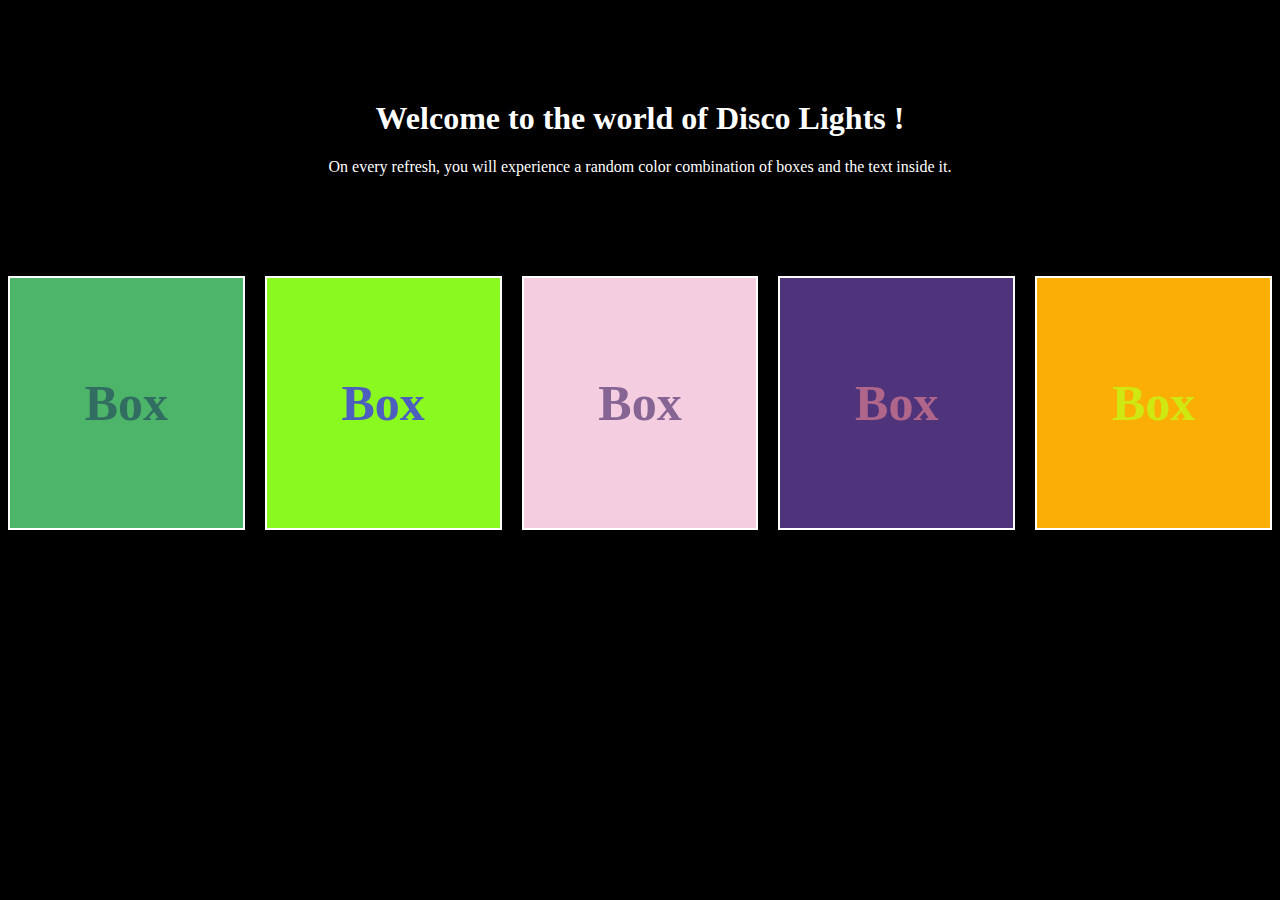
<file: Colour the Boxes/index.html>
<!DOCTYPE html>
<html lang="en">
<head>
    <meta charset="UTF-8">
    <meta name="viewport" content="width=device-width, initial-scale=1.0">
    <title>The Random Color Generator</title>
    <style>

        body{
            background-color: black;
        }

        .heading{
            color: white;
            text-align: center;
            margin: 100px;
            
        }
        .container{
            display: flex;
            justify-content: center;
            align-items: center;
            gap: 20px;
            height:50%;
        }

        .box{
            display: flex;
            justify-content: center;
            align-items: center;
            height: 250px;
            width: 250px;
            border: 2px solid black;
            font-size: 50px;
            font-weight: 700;
        border: 2px solid white;
         }
    </style>
</head>

<body>
    <div class="heading">
    <h1>Welcome to the world of Disco Lights !</h1>
    <p>On every refresh, you will experience a random color combination of boxes and the text inside it.</p>
    </div>
    <div class="container">
        <div class="box box0">Box</div>
        <div class="box box1">Box</div>
        <div class="box box2">Box</div>
        <div class="box box3">Box</div>
        <div class="box box4">Box</div>
    </div>
    <script src="solution.js"></script>
</body>
</html>
</file>
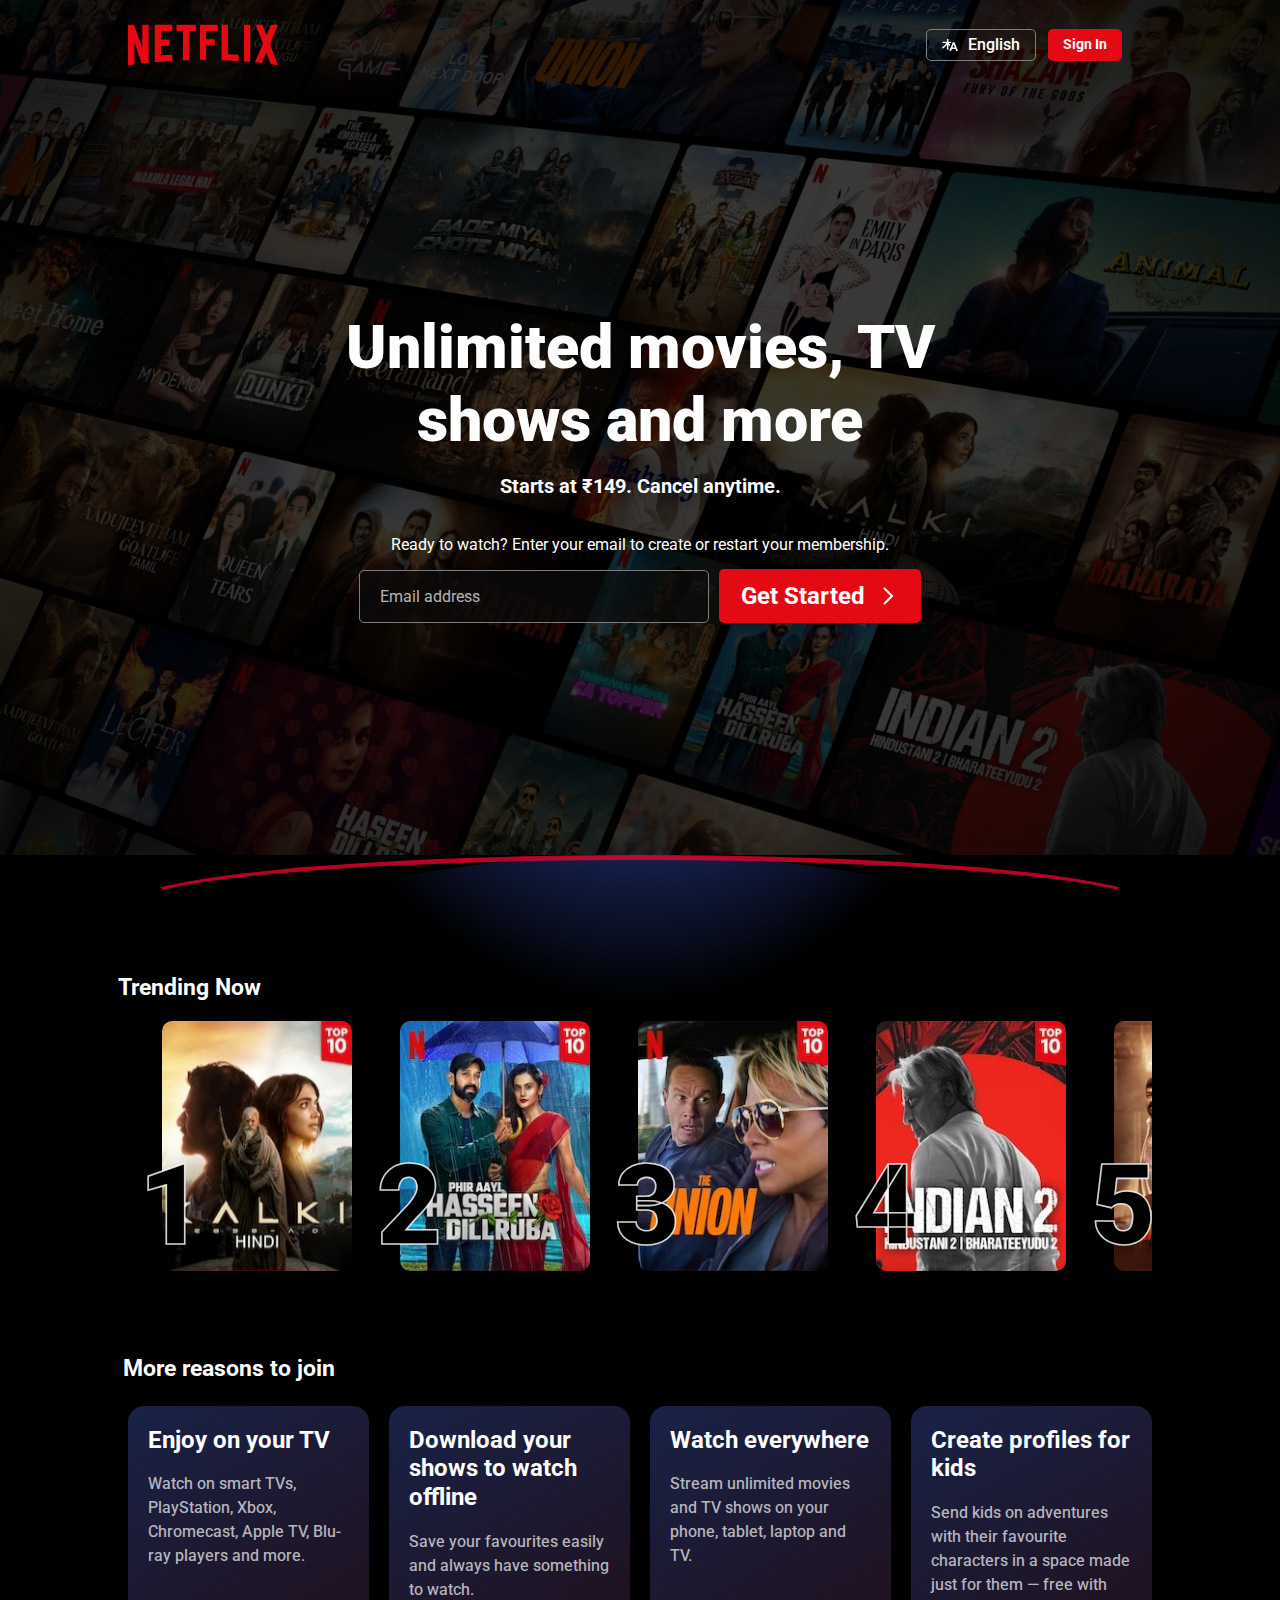
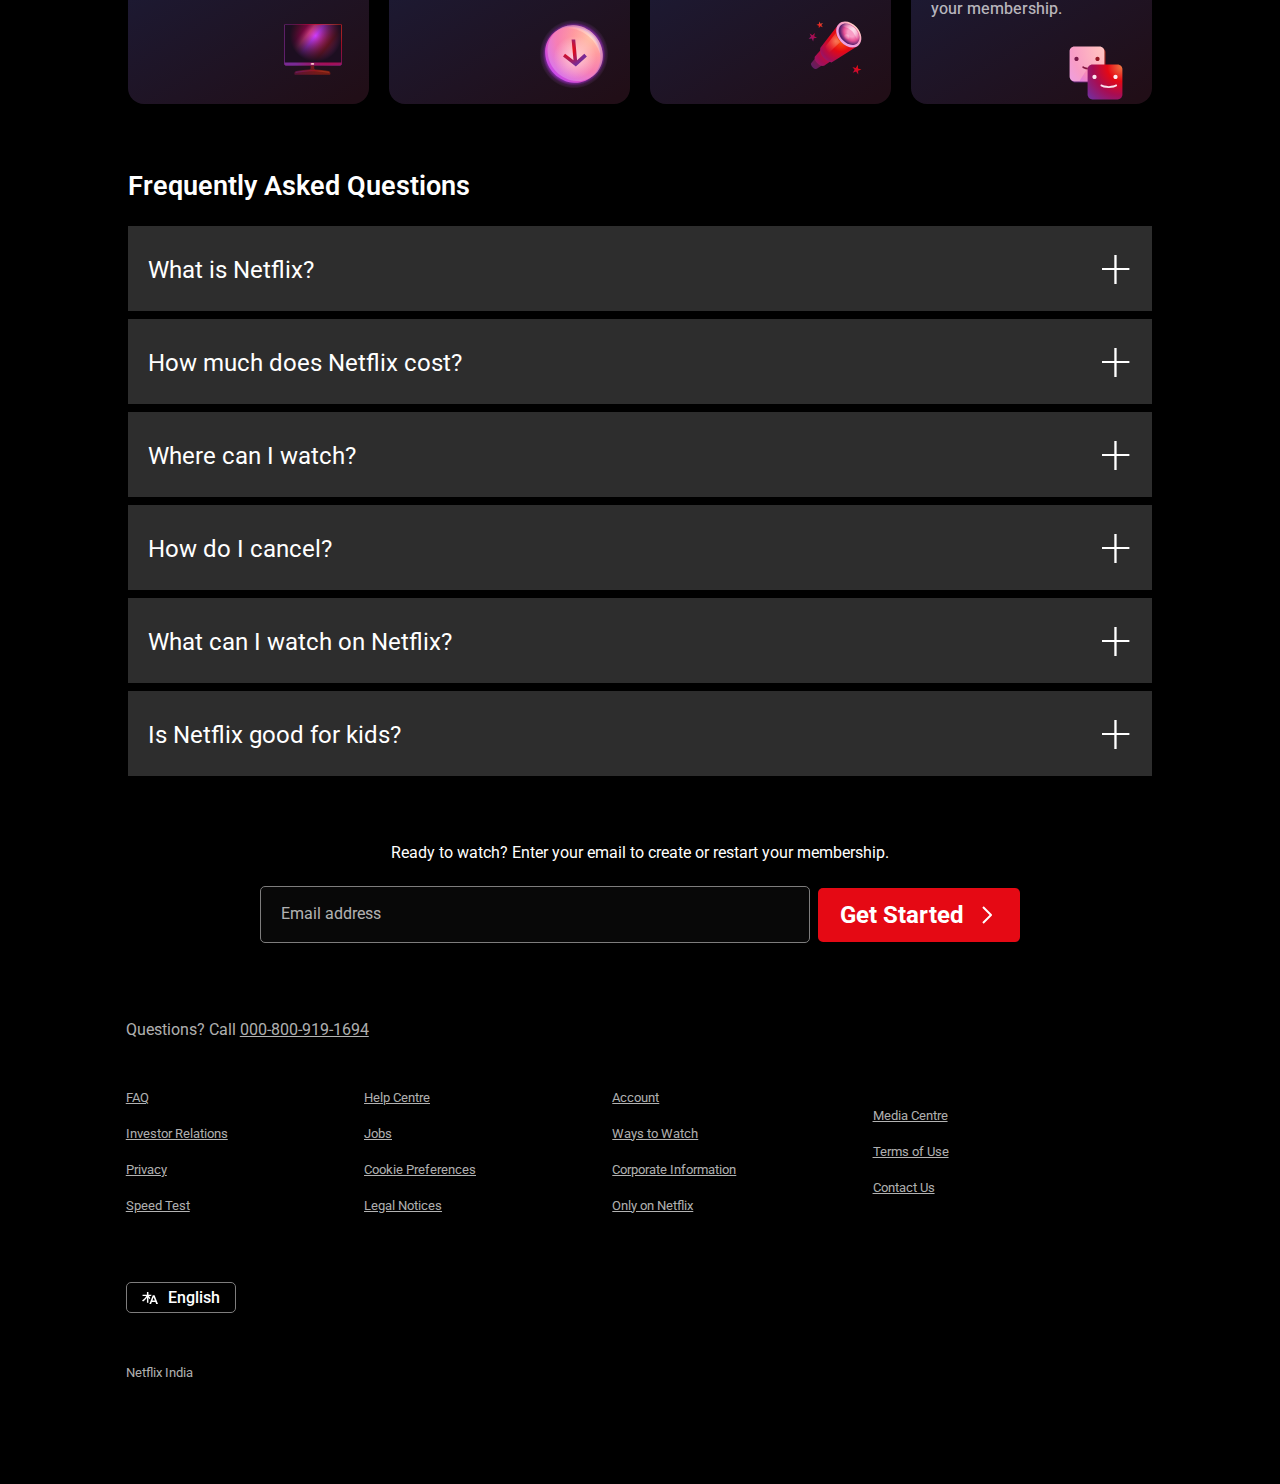
<file: NetFlix Clone Website/index.html>
<!DOCTYPE html>
<html lang="en">
<head>
    <meta charset="UTF-8">
    <meta name="viewport" content="width=device-width, initial-scale=1.0">
    <link rel="icon" type="image/x-icon" href="./assets/images/favicon.ico">
    <title>RajulNetflix India - Watch TV Shows Online, Watch Movies Online</title>
    <link href="https://cdn.jsdelivr.net/npm/bootstrap@5.3.3/dist/css/bootstrap.min.css" rel="stylesheet" integrity="sha384-QWTKZyjpPEjISv5WaRU9OFeRpok6YctnYmDr5pNlyT2bRjXh0JMhjY6hW+ALEwIH" crossorigin="anonymous">
    <link rel="stylesheet" href="style.css">
    <link rel="preconnect" href="https://fonts.googleapis.com">
<link rel="preconnect" href="https://fonts.gstatic.com" crossorigin>
<link href="https://fonts.googleapis.com/css2?family=Roboto:ital,wght@0,100;0,300;0,400;0,500;0,700;0,900;1,100;1,300;1,400;1,500;1,700;1,900&display=swap" rel="stylesheet">
</head>
<body>
    <header>
        <nav>
            <img id="logo" width="150"height="90" src="assets/images/logo.svg" alt="Logo">
            <div class="navb">
                <button class="b1"><svg xmlns="http://www.w3.org/2000/svg" fill="none" width="16" height="16" viewBox="0 0 16 16" role="img" data-icon="LanguagesSmall" aria-hidden="true"><path fill-rule="evenodd" clip-rule="evenodd" d="M10.7668 5.33333L10.5038 5.99715L9.33974 8.9355L8.76866 10.377L7.33333 14H9.10751L9.83505 12.0326H13.4217L14.162 14H16L12.5665 5.33333H10.8278H10.7668ZM10.6186 9.93479L10.3839 10.5632H11.1036H12.8856L11.6348 7.2136L10.6186 9.93479ZM9.52722 4.84224C9.55393 4.77481 9.58574 4.71045 9.62211 4.64954H6.41909V2H4.926V4.64954H0.540802V5.99715H4.31466C3.35062 7.79015 1.75173 9.51463 0 10.4283C0.329184 10.7138 0.811203 11.2391 1.04633 11.5931C2.55118 10.6795 3.90318 9.22912 4.926 7.57316V12.6667H6.41909V7.51606C6.81951 8.15256 7.26748 8.76169 7.7521 9.32292L8.31996 7.88955C7.80191 7.29052 7.34631 6.64699 6.9834 5.99715H9.06968L9.52722 4.84224Z" fill="currentColor"></path></svg>English</button>
                <button class="b2">Sign In</button>
            </div>
        </nav>
        <div class="box">
            <div class="hero">
                <h1>Unlimited movies, TV shows and more</h1>
                <p class="hero-text1">Starts at ₹149. Cancel anytime.</p>
                <p class="hero-text2">Ready to watch? Enter your email to create or restart your membership.</p>
                <div class="mainb">
                    <input type="text" placeholder="Email address">
                    <button>Get Started <svg xmlns="http://www.w3.org/2000/svg" fill="none" role="img" viewBox="0 0 24 24" width="24" height="24" data-icon="ChevronRightStandard" aria-hidden="true"><path fill-rule="evenodd" clip-rule="evenodd" d="M15.5859 12L8.29303 19.2928L9.70725 20.7071L17.7072 12.7071C17.8948 12.5195 18.0001 12.2652 18.0001 12C18.0001 11.7347 17.8948 11.4804 17.7072 11.2928L9.70724 3.29285L8.29303 4.70706L15.5859 12Z" fill="currentColor"></path></svg></button>
                </div>
            </div>
        </div>
    </header>
    <main>
        <div class="curve-container">
            <div class="red-line">
            </div> 
            <div class="heading">
                <p>Trending Now</p>
            </div>
        </div>
        <div class="carousel">
            <div class="movie-list">
                <div><span>1</span><img src="./assets/images/1kalki.jpg" alt="kalki"></div>
                <div><span>2</span><img src="./assets/images/2haseenDilruba.jpg" alt="haseenDilruba2"></div>
                <div><span>3</span><img src="./assets/images/3theUnion.jpg" alt="theUnion"></div>
                <div><span>4</span><img src="./assets/images/4Indian2.jpg" alt="Indian"></div>
                <div><span>5</span><img src="./assets/images/5maharaja.jpg" alt="Maharaja"></div>
                <div><span>6</span><img src="./assets/images/6Shazam.jpg" alt="shazam"></div>
                <div><span>7</span><img src="./assets/images/7d&d.jpg" alt="d&d"></div>
                <div><span>8</span><img src="./assets/images/8intern.jpg" alt="intern"></div>
                <div><span>9</span><img src="./assets/images/9maharaj.jpg" alt="maharaj"></div>
                <div><span>10</span><img src="./assets/images/10haseenD2.jpg" alt="haseenDilruba"></div>
            </div>
        </div>
        <div class="features">
            <div class="text"> More reasons to join</div>
            <div class="features-list">
                <div class="default-f">
                    <h3>Enjoy on your TV</h3>
                    <p>Watch on smart TVs, PlayStation, Xbox, Chromecast, Apple TV, Blu-ray players and more.</p>
                    <div class="icon">
                        <svg width="72" height="72" viewBox="0 0 72 72" fill="none"><g id="television-core-small"><path id="Vector" fill-rule="evenodd" clip-rule="evenodd" d="M37.2 53.3992C37.2 52.7365 36.6628 52.1992 36 52.1992H34.8C34.1373 52.1992 33.6 52.7365 33.6 53.3992V56.2636C33.6 56.9129 33.0834 57.4433 32.4347 57.4739C30.3013 57.5744 28.1719 57.7834 26.0546 58.1011L19.444 59.0926C18.2692 59.2688 17.4 60.2782 17.4 61.4662V62.0992C17.4 62.4304 17.6686 62.6992 18 62.6992H52.8C53.1314 62.6992 53.4 62.4304 53.4 62.0992V61.4662C53.4 60.2782 52.5309 59.2688 51.3561 59.0926L44.7454 58.1011C42.6282 57.7834 40.4987 57.5744 38.3653 57.4739C37.7167 57.4433 37.2 56.9129 37.2 56.2636V53.3992Z" fill="url(#paint0_radial_5179_1308)"></path><path id="Vector_2" d="M18.6 60.7388C18.6 60.2306 18.9587 59.796 19.4602 59.711C22.0196 59.2775 29.7585 58.0508 35.4 58.0508C41.0415 58.0508 48.7804 59.2775 51.3398 59.711C51.8412 59.796 52.2 60.2306 52.2 60.7388C52.2 60.902 52.0575 61.0268 51.8967 61.0004C50.1219 60.707 40.9704 59.2409 35.4 59.2409C29.8295 59.2409 20.678 60.707 18.9033 61.0004C18.7425 61.0268 18.6 60.902 18.6 60.7388Z" fill="url(#paint1_radial_5179_1308)"></path><path id="Vector_3" d="M63 12H8.99995C8.00584 12 7.19995 12.8059 7.19995 13.8V51.6C7.19995 52.5941 8.00584 53.4 8.99995 53.4H63C63.9941 53.4 64.8 52.5941 64.8 51.6V13.8C64.8 12.8059 63.9941 12 63 12Z" fill="url(#paint2_linear_5179_1308)"></path><path id="Vector_4" d="M63 12H8.99995C8.00584 12 7.19995 12.8059 7.19995 13.8V51.6C7.19995 52.5941 8.00584 53.4 8.99995 53.4H63C63.9941 53.4 64.8 52.5941 64.8 51.6V13.8C64.8 12.8059 63.9941 12 63 12Z" fill="url(#paint3_radial_5179_1308)"></path><path id="Vector_5" fill-rule="evenodd" clip-rule="evenodd" d="M8.99995 12.6H63C63.663 12.6 64.2 13.1372 64.2 13.8V50.4H7.79995V13.8C7.79995 13.1372 8.33719 12.6 8.99995 12.6ZM7.19995 50.4V13.8C7.19995 12.8059 8.00581 12 8.99995 12H63C63.9942 12 64.8 12.8059 64.8 13.8V50.4V51.6C64.8 52.5941 63.9942 53.4 63 53.4H8.99995C8.00581 53.4 7.19995 52.5941 7.19995 51.6V50.4Z" fill="url(#paint4_radial_5179_1308)"></path><path id="Vector_6" d="M35.4 52.8C36.3941 52.8 37.2 52.3971 37.2 51.9C37.2 51.4029 36.3941 51 35.4 51C34.4059 51 33.6 51.4029 33.6 51.9C33.6 52.3971 34.4059 52.8 35.4 52.8Z" fill="url(#paint5_radial_5179_1308)"></path></g><defs><radialGradient id="paint0_radial_5179_1308" cx="0" cy="0" r="1" gradientUnits="userSpaceOnUse" gradientTransform="translate(50.3269 49.3723) rotate(118.526) scale(55.1579 46.2871)"><stop stop-color="#802600"></stop><stop offset="0.333333" stop-color="#6F181D"></stop><stop offset="0.666667" stop-color="#5B1333"></stop><stop offset="1" stop-color="#391945"></stop></radialGradient><radialGradient id="paint1_radial_5179_1308" cx="0" cy="0" r="1" gradientUnits="userSpaceOnUse" gradientTransform="translate(48.1077 53.6128) rotate(158.116) scale(32.7275 42.219)"><stop stop-color="#99421D"></stop><stop offset="0.333333" stop-color="#99161D"></stop><stop offset="0.666667" stop-color="#7D1845"></stop><stop offset="1" stop-color="#59216E"></stop></radialGradient><linearGradient id="paint2_linear_5179_1308" x1="10.4727" y1="14.9572" x2="56.1755" y2="51.4814" gradientUnits="userSpaceOnUse"><stop stop-color="#99161D"></stop><stop offset="0.245283" stop-color="#CA005B"></stop><stop offset="0.346698" stop-color="#FF479A"></stop><stop offset="0.46934" stop-color="#CC3CFF"></stop><stop offset="0.735849" stop-color="#BC1A22"></stop><stop offset="1" stop-color="#C94FF5"></stop></linearGradient><radialGradient id="paint3_radial_5179_1308" cx="0" cy="0" r="1" gradientUnits="userSpaceOnUse" gradientTransform="translate(38.6181 23.8286) rotate(90) scale(25.9571 25.8545)"><stop stop-color="#1C0E20" stop-opacity="0"></stop><stop offset="1" stop-color="#1C0E20"></stop></radialGradient><radialGradient id="paint4_radial_5179_1308" cx="0" cy="0" r="1" gradientUnits="userSpaceOnUse" gradientTransform="translate(54 20.1938) rotate(144.293) scale(47.2897 44.8232)"><stop stop-color="#EF7744"></stop><stop offset="0.333333" stop-color="#E50914"></stop><stop offset="0.666667" stop-color="#A70D53"></stop><stop offset="1" stop-color="#792A95"></stop></radialGradient><radialGradient id="paint5_radial_5179_1308" cx="0" cy="0" r="1" gradientUnits="userSpaceOnUse" gradientTransform="translate(36.525 51.3562) rotate(135) scale(4.58735)"><stop stop-color="#FFDCCC"></stop><stop offset="0.333333" stop-color="#FFBDC0"></stop><stop offset="0.666667" stop-color="#F89DC6"></stop><stop offset="1" stop-color="#E4A1FA"></stop></radialGradient></defs></svg>
                    </div>
                </div>
                <div class="default-f">
                    <h3>Download your shows to watch offline</h3>
                    <p>Save your favourites easily and always have something to watch.</p>
                    <div class="icon">
                        <svg width="72" height="72" viewBox="0 0 72 72" fill="none"><g id="download-core-small"><path id="Vector" d="M36 70.2008C54.8882 70.2008 70.2001 54.8889 70.2001 36.0008C70.2001 17.1126 54.8882 1.80078 36 1.80078C17.1119 1.80078 1.80005 17.1126 1.80005 36.0008C1.80005 54.8889 17.1119 70.2008 36 70.2008Z" fill="url(#paint0_radial_5179_7940)"></path><path id="Vector_2" opacity="0.4" d="M64.7658 36.195C65.5206 51.5916 53.7908 63.5824 38.5668 62.977C23.3428 62.3722 10.3893 49.4 9.63446 34.0034C8.87954 18.6068 20.6091 6.61594 35.8331 7.22116C51.0571 7.82638 64.0104 20.7984 64.7658 36.195Z" fill="url(#paint1_radial_5179_7940)"></path><path id="Vector_3" d="M62.3657 37.9958C63.1205 53.3924 51.3908 65.3832 36.1668 64.7778C20.9428 64.173 7.9893 51.2008 7.23444 35.8041C6.47952 20.4075 18.2091 8.41672 33.4331 9.02194C48.6571 9.62716 61.6103 22.5992 62.3657 37.9958Z" fill="url(#paint2_radial_5179_7940)"></path><path id="Vector_4" opacity="0.5" d="M64.7658 36.195C65.5206 51.5916 53.7908 63.5824 38.5668 62.977C23.3428 62.3722 10.3893 49.4 9.63446 34.0034C8.87954 18.6068 20.6091 6.61594 35.8331 7.22116C51.0571 7.82638 64.0104 20.7984 64.7658 36.195Z" fill="url(#paint3_radial_5179_7940)"></path><path id="Vector_5" opacity="0.6" d="M36.9 60.6C48.6636 60.6 58.2 51.0637 58.2 39.3C58.2 27.5363 48.6636 18 36.9 18C25.1363 18 15.6 27.5363 15.6 39.3C15.6 51.0637 25.1363 60.6 36.9 60.6Z" fill="url(#paint4_radial_5179_7940)"></path><path id="Vector_6" fill-rule="evenodd" clip-rule="evenodd" d="M39.0849 42.2727L46.3387 35.76L48.8945 38.5142L38.9118 47.477L37.8466 48.4333L36.6071 47.477L24.9899 38.5142L27.0434 35.76L35.4849 42.2727L33.6 21.6016H37.2L39.0849 42.2727Z" fill="url(#paint5_radial_5179_7940)"></path><path id="Vector_7" opacity="0.4" fill-rule="evenodd" clip-rule="evenodd" d="M61.6566 34.9618C61.7832 35.3893 62.391 35.3233 62.3694 34.878C61.6962 21.1369 50.1509 9.55975 36.5817 9.01957C34.4606 8.93515 32.4155 9.12541 30.4772 9.55909C30.0745 9.64915 30.1575 10.2082 30.5697 10.2246C45.0094 10.7979 57.6246 21.2971 61.6566 34.9618Z" fill="url(#paint6_radial_5179_7940)"></path></g><defs><radialGradient id="paint0_radial_5179_7940" cx="0" cy="0" r="1" gradientUnits="userSpaceOnUse" gradientTransform="translate(36.0001 36.1837) rotate(-90) scale(34.3829)"><stop offset="0.782019" stop-color="#982DBE"></stop><stop offset="0.906819" stop-color="#B038DC" stop-opacity="0.2"></stop><stop offset="1" stop-color="#E4A1FA" stop-opacity="0"></stop></radialGradient><radialGradient id="paint1_radial_5179_7940" cx="0" cy="0" r="1" gradientUnits="userSpaceOnUse" gradientTransform="translate(52.9937 20.0992) rotate(135) scale(49.9836)"><stop stop-color="#FFDCCC"></stop><stop offset="0.333333" stop-color="#FFBDC0"></stop><stop offset="0.666667" stop-color="#F89DC6"></stop><stop offset="1" stop-color="#E4A1FA"></stop></radialGradient><radialGradient id="paint2_radial_5179_7940" cx="0" cy="0" r="1" gradientUnits="userSpaceOnUse" gradientTransform="translate(52.7999 19.6937) rotate(135) scale(53.1037)"><stop stop-color="#FFA984"></stop><stop offset="0.333333" stop-color="#FF787F"></stop><stop offset="0.666667" stop-color="#F45FA2"></stop><stop offset="1" stop-color="#C44AF1"></stop></radialGradient><radialGradient id="paint3_radial_5179_7940" cx="0" cy="0" r="1" gradientUnits="userSpaceOnUse" gradientTransform="translate(52.9937 20.0992) rotate(135) scale(49.9836)"><stop stop-color="#FFDCCC"></stop><stop offset="0.333333" stop-color="#FFBDC0"></stop><stop offset="0.666667" stop-color="#F89DC6"></stop><stop offset="1" stop-color="#E4A1FA"></stop></radialGradient><radialGradient id="paint4_radial_5179_7940" cx="0" cy="0" r="1" gradientUnits="userSpaceOnUse" gradientTransform="translate(36.9 39.3) scale(21.3)"><stop stop-color="white"></stop><stop offset="1" stop-color="white" stop-opacity="0"></stop></radialGradient><radialGradient id="paint5_radial_5179_7940" cx="0" cy="0" r="1" gradientUnits="userSpaceOnUse" gradientTransform="translate(31.2 32.1016) rotate(39.5226) scale(15.5567)"><stop stop-color="#EF7744"></stop><stop offset="0.2406" stop-color="#E50914"></stop><stop offset="1" stop-color="#792A95"></stop></radialGradient><radialGradient id="paint6_radial_5179_7940" cx="0" cy="0" r="1" gradientUnits="userSpaceOnUse" gradientTransform="translate(50.7 21.3) rotate(-180) scale(30)"><stop stop-color="white"></stop><stop offset="1" stop-color="white" stop-opacity="0"></stop></radialGradient></defs></svg>
                    </div>
                </div>
                <div class="default-f">
                    <h3>Watch everywhere</h3>
                    <p>Stream unlimited movies and TV shows on your phone, tablet, laptop and TV.</p>
                    <div class="icon">
                        <svg width="72" height="72" viewBox="0 0 72 72" fill="none"><g id="telescope-core-small"><path id="Vector" d="M24.0492 36.6016L33.6 46.3898L17.8029 56.8633C17.8029 56.8633 15.8891 57.6983 13.625 55.2638C11.361 52.8293 12.1235 51.238 12.1235 51.238L24.0492 36.6016Z" fill="url(#paint0_radial_5179_1664)"></path><path id="Vector_2" d="M25.0344 34.1992L36 46.151L25.0616 53.8043C25.0616 53.8043 21.8289 55.0984 18.0987 51.0172C14.3686 46.9358 15.9198 44.5105 15.9198 44.5105L25.0344 34.1992Z" fill="url(#paint1_radial_5179_1664)"></path><path id="Vector_3" d="M39 13.0195L59.1 33.6788L32.5325 50.4142C32.5325 50.4142 28.7459 50.2552 24.3978 45.4897C20.0498 40.7243 21.4096 35.8101 21.4096 35.8101L39 13.0195Z" fill="url(#paint2_radial_5179_1664)"></path><path id="Vector_4" d="M57.6709 15.3516C63.1044 21.2807 63.9858 29.2883 59.6386 33.2371C55.2916 37.186 47.3628 35.5806 41.9292 29.6515C36.4954 23.7224 35.6145 15.7148 39.9615 11.766C44.3084 7.81716 52.2372 9.42252 57.6709 15.3516Z" fill="url(#paint3_radial_5179_1664)"></path><path id="Vector_5" d="M58.3787 31.255C54.8121 34.5032 48.2143 33.0817 43.6421 28.0798C39.07 23.078 38.2547 16.39 41.8213 13.1419C45.3879 9.89364 51.9857 11.3152 56.5579 16.3171C61.1298 21.3189 61.9452 28.0069 58.3787 31.255Z" fill="url(#paint4_radial_5179_1664)"></path><path id="Vector_6" opacity="0.85" d="M59.6783 28.823C60.576 24.1785 59.6544 20.5934 56.1603 16.6199C52.6662 12.6464 47.3508 10.8657 43.7796 12.7598C39.371 15.098 48.3734 13.5961 53.4577 19.5815C57.8259 24.724 58.8516 33.1009 59.6783 28.823Z" fill="url(#paint5_radial_5179_1664)"></path><path id="Vector_7" opacity="0.4" d="M50.3979 25.2452C50.4549 26.7239 49.2932 27.7677 47.8032 27.5766C46.3131 27.3856 45.059 26.032 45.002 24.5532C44.945 23.0745 46.1067 22.0307 47.5968 22.2218C49.0868 22.4128 50.341 23.7664 50.3979 25.2452Z" fill="url(#paint6_radial_5179_1664)"></path><path id="Vector_8" opacity="0.6" d="M36.9217 21.0039L26.4258 34.3627C26.3297 36.4604 28.2903 39.5534 30.0334 40.8344L41.2345 29.9105C39.6 28.2005 36.9591 24.1025 36.9217 21.0039Z" fill="url(#paint7_radial_5179_1664)"></path><path id="Vector_9" fill-rule="evenodd" clip-rule="evenodd" d="M20.0576 9.60156L21.479 11.7187L24 11.0654L22.3575 13.0272L23.7789 15.1444L21.3424 14.2397L19.7 16.2016L19.8365 13.6806L17.4 12.7759L19.9209 12.1225L20.0576 9.60156ZM58.776 52.8016L58.9623 56.4685L62.4 57.4188L59.0774 58.7347L59.2637 62.4016L57.0239 59.548L53.7014 60.8638L55.6397 57.7843L53.4 54.9307L56.8377 55.8811L58.776 52.8016ZM15.206 24.2101L15.8768 21.0016L13.4793 23.1964L10.6853 21.5563L11.9975 24.553L9.59998 26.7478L12.8085 26.405L14.1207 29.4016L14.7915 26.1931L18 25.8502L15.206 24.2101Z" fill="url(#paint8_linear_5179_1664)"></path></g><defs><radialGradient id="paint0_radial_5179_1664" cx="0" cy="0" r="1" gradientUnits="userSpaceOnUse" gradientTransform="translate(36.6875 32.7016) rotate(135) scale(34.9134)"><stop stop-color="#99421D"></stop><stop offset="0.333333" stop-color="#99161D"></stop><stop offset="0.666667" stop-color="#7D1845"></stop><stop offset="1" stop-color="#59216E"></stop></radialGradient><radialGradient id="paint1_radial_5179_1664" cx="0" cy="0" r="1" gradientUnits="userSpaceOnUse" gradientTransform="translate(42.5937 27.2992) rotate(135) scale(44.5477 44.5279)"><stop stop-color="#EF7744"></stop><stop offset="0.333333" stop-color="#E50914"></stop><stop offset="0.666667" stop-color="#A70D53"></stop><stop offset="1" stop-color="#792A95"></stop></radialGradient><radialGradient id="paint2_radial_5179_1664" cx="0" cy="0" r="1" gradientUnits="userSpaceOnUse" gradientTransform="translate(42.3 29.106) rotate(135) scale(31.8127)"><stop stop-color="#FB540D"></stop><stop offset="0.333333" stop-color="#E50914"></stop><stop offset="0.666667" stop-color="#A70D53"></stop><stop offset="1" stop-color="#792A95"></stop></radialGradient><radialGradient id="paint3_radial_5179_1664" cx="0" cy="0" r="1" gradientUnits="userSpaceOnUse" gradientTransform="translate(57.675 14.7078) rotate(134.326) scale(24.0433 24.0367)"><stop stop-color="#FFDCCC"></stop><stop offset="0.333333" stop-color="#FFBDC0"></stop><stop offset="0.666667" stop-color="#F89DC6"></stop><stop offset="1" stop-color="#E4A1FA"></stop></radialGradient><radialGradient id="paint4_radial_5179_1664" cx="0" cy="0" r="1" gradientUnits="userSpaceOnUse" gradientTransform="translate(52.1305 21.273) rotate(141.875) scale(9.87138 12.8159)"><stop offset="0.307292" stop-color="#F89DC6"></stop><stop offset="0.645392" stop-color="#E75094"></stop><stop offset="1" stop-color="#59216E"></stop></radialGradient><radialGradient id="paint5_radial_5179_1664" cx="0" cy="0" r="1" gradientUnits="userSpaceOnUse" gradientTransform="translate(55.8 15.6) rotate(135) scale(13.1522)"><stop stop-color="white"></stop><stop offset="1" stop-color="white" stop-opacity="0"></stop></radialGradient><radialGradient id="paint6_radial_5179_1664" cx="0" cy="0" r="1" gradientUnits="userSpaceOnUse" gradientTransform="translate(49.2362 22.9648) rotate(131.079) scale(5.08644 6.006)"><stop stop-color="white"></stop><stop offset="1" stop-color="white" stop-opacity="0"></stop></radialGradient><radialGradient id="paint7_radial_5179_1664" cx="0" cy="0" r="1" gradientUnits="userSpaceOnUse" gradientTransform="translate(36.8758 29.1353) rotate(137.622) scale(13.5764)"><stop stop-color="#FFA984"></stop><stop offset="1" stop-color="#F7636B" stop-opacity="0"></stop></radialGradient><linearGradient id="paint8_linear_5179_1664" x1="44.65" y1="27.9016" x2="24.25" y2="48.3016" gradientUnits="userSpaceOnUse"><stop stop-color="#EF7744"></stop><stop offset="0.333333" stop-color="#E50914"></stop><stop offset="0.666667" stop-color="#A70D53"></stop><stop offset="1" stop-color="#792A95"></stop></linearGradient></defs></svg>
                    </div>
                </div>
                <div class="default-f">
                    <h3>Create profiles for kids</h3>
                    <p>Send kids on adventures with their favourite characters in a space made just for them — free with your membership.</p>
                    <div class="icon">
                        <svg width="72" height="72" viewBox="0 0 72 72" fill="none"><g id="profiles-core-small"><path id="Vector" d="M10.8 15.6008C10.8 12.9499 12.949 10.8008 15.5999 10.8008H40.8C43.4509 10.8008 45.6 12.9498 45.6 15.6008V40.8007C45.6 43.4516 43.4509 45.6007 40.8 45.6007H15.6C12.949 45.6007 10.8 43.4517 10.8 40.8007V15.6008Z" fill="url(#paint0_radial_5179_7919)"></path><path id="Vector_2" d="M9.59998 14.4016C9.59998 11.7506 11.749 9.60162 14.4 9.60156H39.6C42.251 9.60156 44.4 11.7506 44.4 14.4016V39.6015C44.4 42.2525 42.251 44.4015 39.6 44.4015H14.4C11.749 44.4016 9.59998 42.2525 9.59998 39.6015V14.4016Z" fill="url(#paint1_radial_5179_7919)"></path><path id="Vector_3" d="M18.6 21.9008C18.6 23.0606 17.6598 24.0008 16.5 24.0008C15.3402 24.0008 14.4 23.0606 14.4 21.9008C14.4 20.741 15.3402 19.8008 16.5 19.8008C17.6598 19.8008 18.6 20.741 18.6 21.9008Z" fill="url(#paint2_radial_5179_7919)"></path><path id="Vector_4" d="M39.6 21.9008C39.6 23.0606 38.6598 24.0008 37.5 24.0008C36.3402 24.0008 35.4 23.0606 35.4 21.9008C35.4 20.741 36.3402 19.8008 37.5 19.8008C38.6598 19.8008 39.6 20.741 39.6 21.9008Z" fill="url(#paint3_radial_5179_7919)"></path><path id="Vector_5" d="M23.6713 29.4501C23.2437 29.1967 22.6917 29.3379 22.4383 29.7655C22.1848 30.1932 22.3261 30.7452 22.7537 30.9986C23.8254 31.6337 26.769 32.7744 30.6375 32.7744C34.506 32.7744 37.4497 31.6337 38.5213 30.9986C38.949 30.7452 39.0902 30.1932 38.8368 29.7655C38.5834 29.3379 38.0313 29.1967 37.6037 29.4501C36.8191 29.9151 34.194 30.9744 30.6375 30.9744C27.081 30.9744 24.456 29.9151 23.6713 29.4501Z" fill="url(#paint4_radial_5179_7919)"></path><path id="Vector_6" opacity="0.35" d="M19.2 44.4016H28.2L32.4 27.6016C30.2787 28.1801 28.4542 29.5387 27.2921 31.4053L19.2 44.4016Z" fill="url(#paint5_radial_5179_7919)"></path><path id="Vector_7" d="M27.6 32.4016C27.6 29.7506 29.749 27.6016 32.4 27.6016L57.6 27.6016C60.2508 27.6016 62.4 29.7506 62.4 32.4016V57.6015C62.4 60.2524 60.2508 62.4016 57.6 62.4016H32.4C29.749 62.4016 27.6 60.2524 27.6 57.6016V32.4016Z" fill="url(#paint6_radial_5179_7919)"></path><path id="Vector_8" d="M36.6 39.9008C36.6 41.0606 35.6598 42.0008 34.5 42.0008C33.3402 42.0008 32.4 41.0606 32.4 39.9008C32.4 38.741 33.3402 37.8008 34.5 37.8008C35.6598 37.8008 36.6 38.741 36.6 39.9008Z" fill="url(#paint7_radial_5179_7919)"></path><path id="Vector_9" d="M57.6 39.9008C57.6 41.0606 56.6598 42.0008 55.5 42.0008C54.3402 42.0008 53.4 41.0606 53.4 39.9008C53.4 38.741 54.3402 37.8008 55.5 37.8008C56.6598 37.8008 57.6 38.741 57.6 39.9008Z" fill="url(#paint8_radial_5179_7919)"></path><path id="Vector_10" d="M41.8213 47.6025C41.3937 47.349 40.8416 47.4903 40.5882 47.9179C40.3348 48.3455 40.476 48.8976 40.9037 49.1509C41.9753 49.786 44.919 50.9267 48.7875 50.9267C52.656 50.9267 55.5996 49.786 56.6713 49.1509C57.0989 48.8976 57.2402 48.3455 56.9867 47.9179C56.7333 47.4903 56.1813 47.349 55.7537 47.6025C54.969 48.0674 52.344 49.1267 48.7875 49.1267C45.231 49.1267 42.6059 48.0674 41.8213 47.6025Z" fill="url(#paint9_radial_5179_7919)"></path></g><defs><radialGradient id="paint0_radial_5179_7919" cx="0" cy="0" r="1" gradientUnits="userSpaceOnUse" gradientTransform="translate(39.075 17.6882) rotate(135) scale(32.8097)"><stop stop-color="#99421D"></stop><stop offset="0.333333" stop-color="#99161D"></stop><stop offset="0.666667" stop-color="#7D1845"></stop><stop offset="1" stop-color="#59216E"></stop></radialGradient><radialGradient id="paint1_radial_5179_7919" cx="0" cy="0" r="1" gradientUnits="userSpaceOnUse" gradientTransform="translate(62.4 8.70157) rotate(133.87) scale(75.3216)"><stop stop-color="#FFDCCC"></stop><stop offset="0.333333" stop-color="#FFBDC0"></stop><stop offset="0.666667" stop-color="#F89DC6"></stop><stop offset="1" stop-color="#E4A1FA"></stop></radialGradient><radialGradient id="paint2_radial_5179_7919" cx="0" cy="0" r="1" gradientUnits="userSpaceOnUse" gradientTransform="translate(60.3 11.1008) rotate(133.939) scale(68.7426 55.9547)"><stop stop-color="#99421D"></stop><stop offset="0.333333" stop-color="#99161D"></stop><stop offset="0.666667" stop-color="#7D1845"></stop><stop offset="1" stop-color="#59216E"></stop></radialGradient><radialGradient id="paint3_radial_5179_7919" cx="0" cy="0" r="1" gradientUnits="userSpaceOnUse" gradientTransform="translate(60.3 11.1008) rotate(133.939) scale(68.7426 55.9547)"><stop stop-color="#99421D"></stop><stop offset="0.333333" stop-color="#99161D"></stop><stop offset="0.666667" stop-color="#7D1845"></stop><stop offset="1" stop-color="#59216E"></stop></radialGradient><radialGradient id="paint4_radial_5179_7919" cx="0" cy="0" r="1" gradientUnits="userSpaceOnUse" gradientTransform="translate(60.3 11.0994) rotate(133.939) scale(68.7426 55.9548)"><stop stop-color="#99421D"></stop><stop offset="0.333333" stop-color="#99161D"></stop><stop offset="0.666667" stop-color="#7D1845"></stop><stop offset="1" stop-color="#59216E"></stop></radialGradient><radialGradient id="paint5_radial_5179_7919" cx="0" cy="0" r="1" gradientUnits="userSpaceOnUse" gradientTransform="translate(39.6 27.9016) rotate(135) scale(23.3345)"><stop stop-color="#FFA984"></stop><stop offset="0.333333" stop-color="#FF787F"></stop><stop offset="0.666667" stop-color="#F45FA2"></stop><stop offset="1" stop-color="#C44AF1"></stop></radialGradient><radialGradient id="paint6_radial_5179_7919" cx="0" cy="0" r="1" gradientUnits="userSpaceOnUse" gradientTransform="translate(61.8 29.7016) rotate(135) scale(43.2749)"><stop stop-color="#EF7744"></stop><stop offset="0.333333" stop-color="#E50914"></stop><stop offset="0.666667" stop-color="#A70D53"></stop><stop offset="1" stop-color="#792A95"></stop></radialGradient><radialGradient id="paint7_radial_5179_7919" cx="0" cy="0" r="1" gradientUnits="userSpaceOnUse" gradientTransform="translate(62.1 11.1008) rotate(137.146) scale(73.6614 60.3576)"><stop stop-color="#FFDCCC"></stop><stop offset="0.333333" stop-color="#FDF6F6"></stop><stop offset="0.666667" stop-color="#FADCE9"></stop><stop offset="1" stop-color="#E4A1FA"></stop></radialGradient><radialGradient id="paint8_radial_5179_7919" cx="0" cy="0" r="1" gradientUnits="userSpaceOnUse" gradientTransform="translate(62.1 11.1008) rotate(137.146) scale(73.6614 60.3576)"><stop stop-color="#FFDCCC"></stop><stop offset="0.333333" stop-color="#FDF6F6"></stop><stop offset="0.666667" stop-color="#FADCE9"></stop><stop offset="1" stop-color="#E4A1FA"></stop></radialGradient><radialGradient id="paint9_radial_5179_7919" cx="0" cy="0" r="1" gradientUnits="userSpaceOnUse" gradientTransform="translate(62.1 11.1017) rotate(137.146) scale(73.6614 60.3576)"><stop stop-color="#FFDCCC"></stop><stop offset="0.333333" stop-color="#FDF6F6"></stop><stop offset="0.666667" stop-color="#FADCE9"></stop><stop offset="1" stop-color="#E4A1FA"></stop></radialGradient></defs></svg>
                    </div>
                </div>
            </div>
        </div>
        <div class="faq">
            <div class="text">Frequently Asked Questions</div>
            <div class="faq-list">
                <div class="questions">
                    <h3>What is Netflix?</h3>
                    <h3 class="plus">+</h3>
                </div>
                <div class="questions">
                    <h3>How much does Netflix cost?</h3>
                    <h3 class="plus">+</h3>
                </div>
                <div class="questions">
                    <h3>Where can I watch?</h3>
                    <h3 class="plus">+</h3>
                </div>
                <div class="questions">
                    <h3>How do I cancel?</h3>
                    <h3 class="plus">+</h3>
                </div>
                <div class="questions">
                    <h3>What can I watch on Netflix?</h3>
                    <h3 class="plus">+</h3>
                </div>
                <div class="questions">
                    <h3>Is Netflix good for kids?</h3>
                    <h3 class="plus">+</h3>
                </div>
            </div>
        </div>
    </main>

    <footer>
            <div class="footer-mail">
                <p class="footer-text">Ready to watch? Enter your email to create or restart your membership.</p>
                <div class="footerb">
                    <input type="text" placeholder="Email address">
                    <button>Get Started <svg xmlns="http://www.w3.org/2000/svg" fill="none" role="img" viewBox="0 0 24 24" width="24" height="24" data-icon="ChevronRightStandard" aria-hidden="true"><path fill-rule="evenodd" clip-rule="evenodd" d="M15.5859 12L8.29303 19.2928L9.70725 20.7071L17.7072 12.7071C17.8948 12.5195 18.0001 12.2652 18.0001 12C18.0001 11.7347 17.8948 11.4804 17.7072 11.2928L9.70724 3.29285L8.29303 4.70706L15.5859 12Z" fill="currentColor"></path></svg></button>
                </div>
            </div>
            <div class="footer-services">
                <p class="services-num">Questions? Call <span>000-800-919-1694</span></p>
                <div class="footer-columns">
                    <div class="footerser col1">
                        <p>FAQ</p>
                        <p>Investor Relations</p>
                        <p>Privacy</p>
                        <p>Speed Test</p>
                    </div>
                    <div class="footerser col2">
                        <p>Help Centre</p>
                        <p>Jobs</p>
                        <p>Cookie Preferences</p>
                        <p>Legal Notices</p>
                    </div>
                    <div class="footerser col3">
                        <p>Account</p>
                        <p>Ways to Watch</p>
                        <p>Corporate Information</p>
                        <p>Only on Netflix</p>
                    </div>
                    <div class="footerser col4">
                        <p>Media Centre</p>
                        <p>Terms of Use</p>
                        <p>Contact Us</p>
                    </div>
                </div>
                <button class="b1"><svg xmlns="http://www.w3.org/2000/svg" fill="none" width="16" height="16" viewBox="0 0 16 16" role="img" data-icon="LanguagesSmall" aria-hidden="true"><path fill-rule="evenodd" clip-rule="evenodd" d="M10.7668 5.33333L10.5038 5.99715L9.33974 8.9355L8.76866 10.377L7.33333 14H9.10751L9.83505 12.0326H13.4217L14.162 14H16L12.5665 5.33333H10.8278H10.7668ZM10.6186 9.93479L10.3839 10.5632H11.1036H12.8856L11.6348 7.2136L10.6186 9.93479ZM9.52722 4.84224C9.55393 4.77481 9.58574 4.71045 9.62211 4.64954H6.41909V2H4.926V4.64954H0.540802V5.99715H4.31466C3.35062 7.79015 1.75173 9.51463 0 10.4283C0.329184 10.7138 0.811203 11.2391 1.04633 11.5931C2.55118 10.6795 3.90318 9.22912 4.926 7.57316V12.6667H6.41909V7.51606C6.81951 8.15256 7.26748 8.76169 7.7521 9.32292L8.31996 7.88955C7.80191 7.29052 7.34631 6.64699 6.9834 5.99715H9.06968L9.52722 4.84224Z" fill="currentColor"></path></svg>English</button>
                <p class="footer-logo">Netflix India</p>
            </div>
    </footer>
         
    <script src="https://cdn.jsdelivr.net/npm/bootstrap@5.3.3/dist/js/bootstrap.bundle.min.js" integrity="sha384-YvpcrYf0tY3lHB60NNkmXc5s9fDVZLESaAA55NDzOxhy9GkcIdslK1eN7N6jIeHz" crossorigin="anonymous"></script>
</body>
</html>
</file>
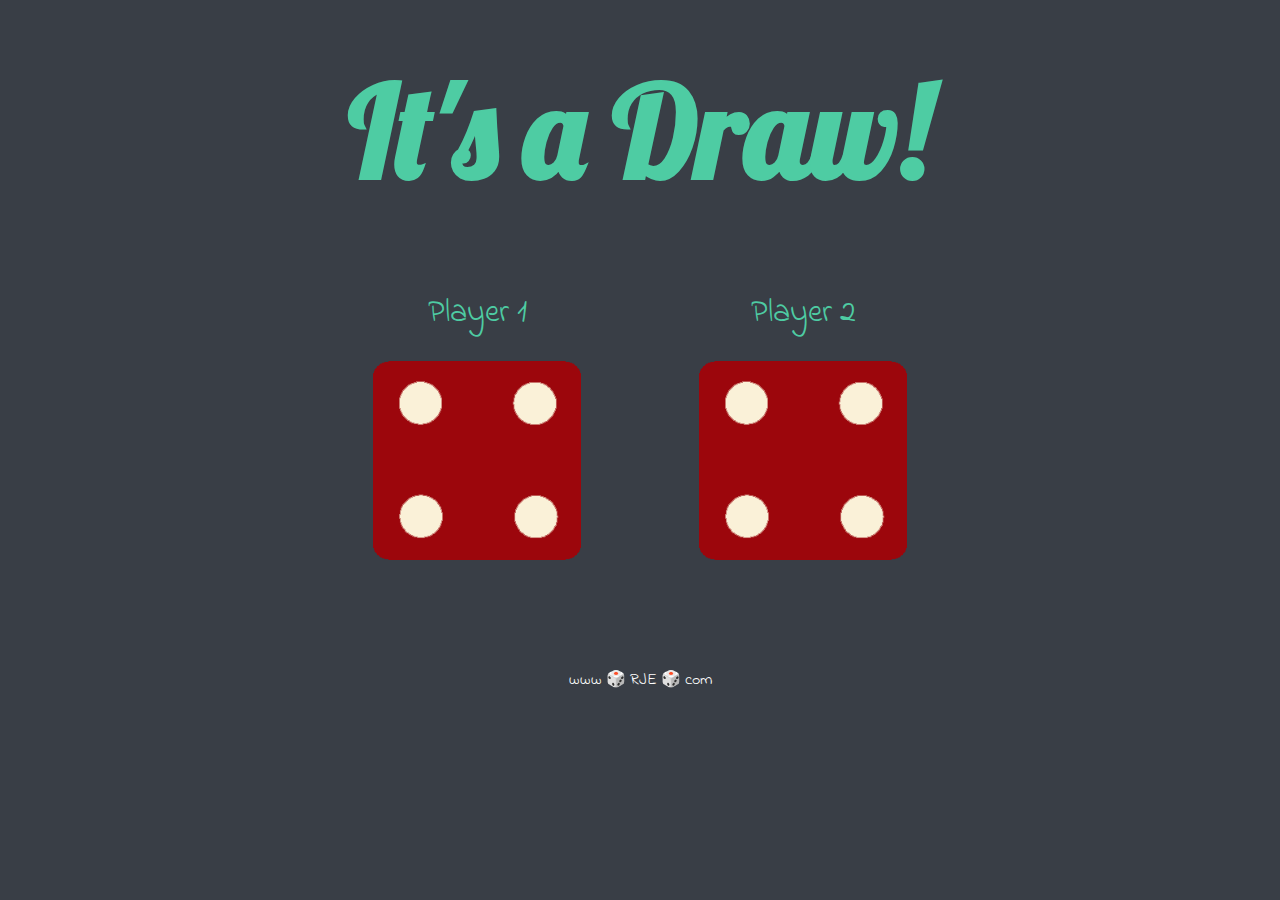
<file: The Dice Game/index.html>
<!DOCTYPE html>
<html lang="en" dir="ltr">
  <head>
    <meta charset="utf-8">
    <title>Rajul</title>
    <link rel="stylesheet" href="style.css">
    <link rel="preconnect" href="https://fonts.googleapis.com">
    <link rel="preconnect" href="https://fonts.gstatic.com" crossorigin>
    <link href="https://fonts.googleapis.com/css2?family=Indie+Flower&family=Lobster&display=swap" rel="stylesheet">
  </head>
  <body>

    <div class="container">
      <h1>Refresh Me</h1>
<div class="main">
      <div class="dice">
        <p>Player 1</p>
        <img class="img1" src="./images/dice6.png">
      </div>

      <div class="dice">
        <p>Player 2</p>
        <img class="img2" src="./images/dice6.png">
      </div>
    </div>
    </div>

    <script src="index.js"></script>
  </body>

  <footer>
    www 🎲 RJE 🎲 com
  </footer>
</html>
</file>
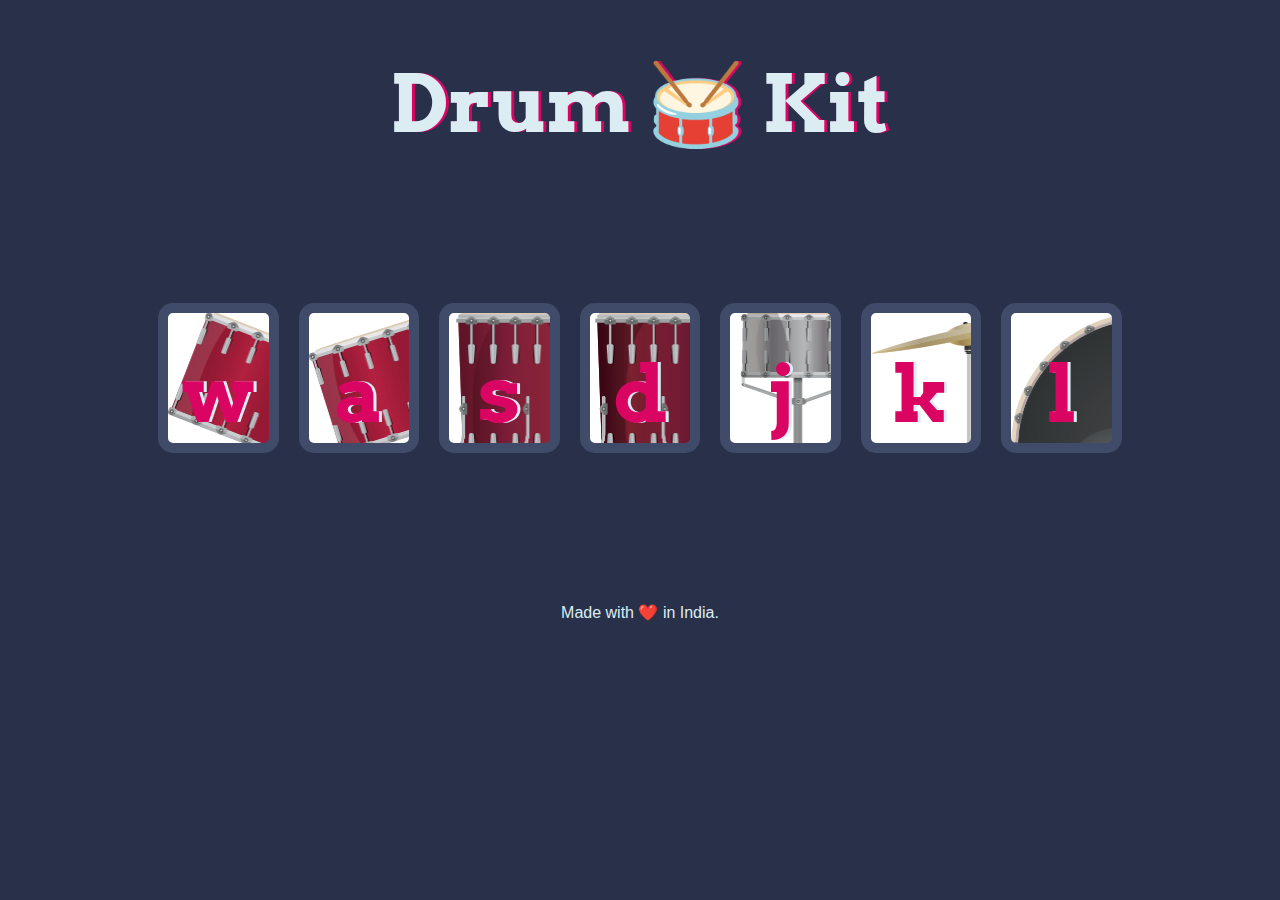
<file: The Drum Kit Website/index.html>
<!DOCTYPE html>
<html lang="en">
<head>
    <meta charset="UTF-8">
    <meta name="viewport" content="width=device-width, initial-scale=1.0">
    <title>Rajul's Drum Kit Play</title>
    <link rel="stylesheet" href="style.css">
    <link rel="preconnect" href="https://fonts.googleapis.com">
    <link rel="preconnect" href="https://fonts.gstatic.com" crossorigin>
    <link href="https://fonts.googleapis.com/css2?family=Arvo:ital,wght@0,400;0,700;1,400;1,700&display=swap" rel="stylesheet">
   
</head>
<body>
   <header><h1>Drum 🥁 Kit</h1></header> 
   <main>
    <button class="drum w">w</button>
    <button class="drum a">a</button>
    <button class="drum s">s</button>
    <button class="drum d">d</button>
    <button class="drum j">j</button>
    <button class="drum k">k</button>
    <button class="drum l">l</button>
   </main>
   <footer><p>Made with ❤️ in India.</p></footer>
   <script src="index.js"></script>
</body>
</html>
</file>
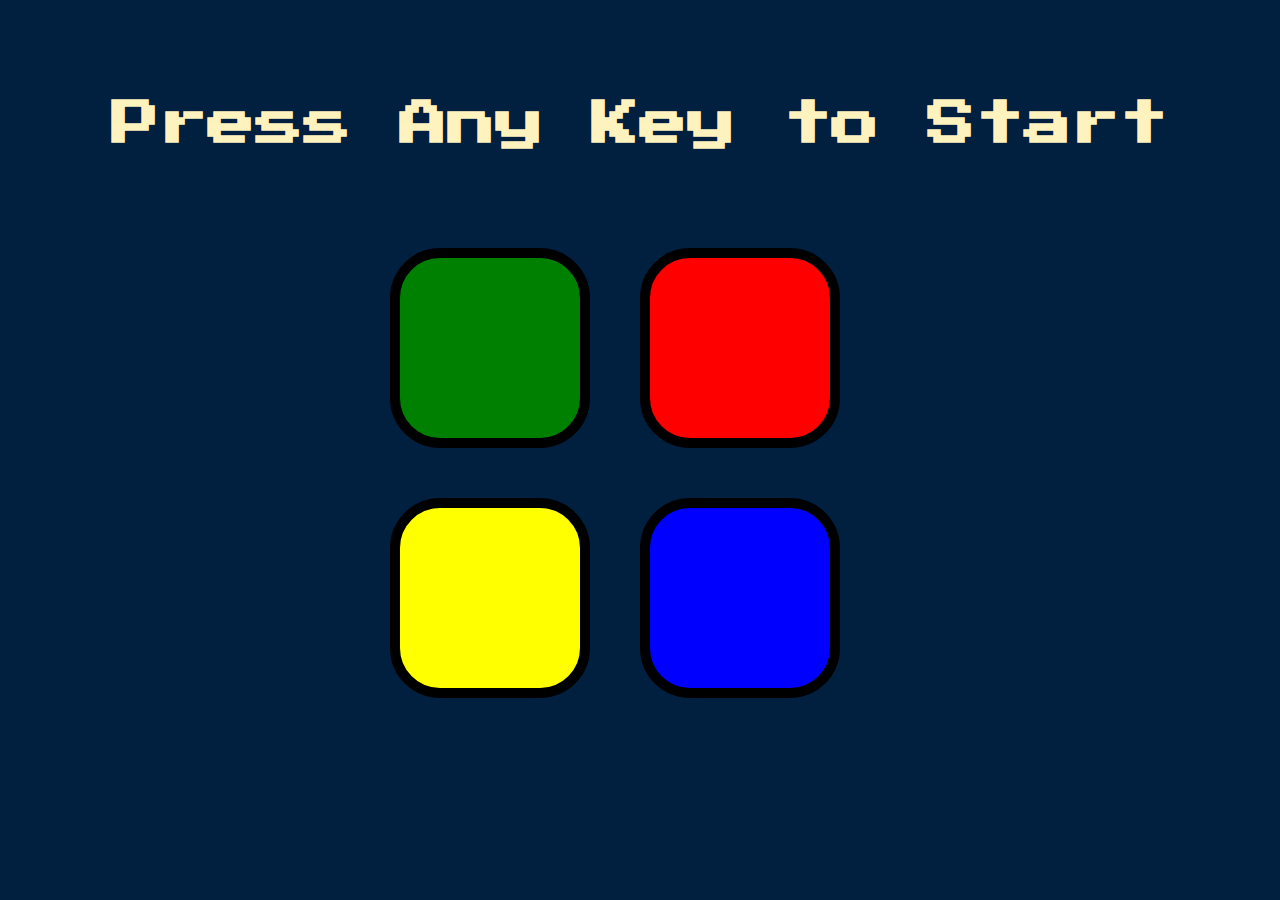
<file: The Simon Game/index.html>
<!DOCTYPE html>
<html lang="en">
  <head>
    <meta charset="UTF-8" />
    <meta name="viewport" content="width=device-width, initial-scale=1.0" />
    <title>The Simon Game</title>
    <link rel="stylesheet" href="style.css" />
    <link rel="preconnect" href="https://fonts.googleapis.com" />
    <link rel="preconnect" href="https://fonts.gstatic.com" crossorigin />
    <link
      href="https://fonts.googleapis.com/css2?family=Press+Start+2P&display=swap"
      rel="stylesheet"
    />
  </head>
  <body>
    <h1 id="title">Press Any Key to Start</h1>
    <main>
      <button class="green"></button>
      <button class="red"></button>
      <button class="yellow"></button>
      <button class="blue"></button>
      <script src="https://ajax.googleapis.com/ajax/libs/jquery/3.7.1/jquery.min.js"></script>
      <script src="index.js"></script>
    </main>
  </body>
</html>
</file>
<file: NetFlix Clone Website/style.css>
* {
  margin: 0;
  padding: 0;
}

body {
  font-family: Roboto, sans-serif;
  background-color: black;
  overflow-x: hidden;
  }

header {
  height: 95vh;
  width: 100vw;
  background-image: url("assets/images/bg.jpg");
  background-size: cover;
  background-repeat: no-repeat;
  background-position: center center;
}

nav {
  display: flex;
  justify-content: space-between;
  align-items: center;
  width: 80vw;
  margin: auto;
  height: 90px;
}

#logo {
  position: relative;
  z-index: 1;
}

.navb {
  display: flex;
  justify-content: center;
  align-items: center;
  position: relative;
  z-index: 1;
  gap: 12px;
  right: 30px;
}

.navb .b1 {
  display: flex;
  justify-content: center;
  align-items: center;
  padding: 2px 0;
  gap: 10px;
  background: none;
  color: white;
  border: 0.1px solid rgb(126, 125, 125);
  border-radius: 5px;
  width: 110px;
  line-height: 1.6rem;
  font-size: 1rem;
  font-weight: 500;
  cursor: default;
}

.navb .b2 {
  color: white;
  background-color: rgb(229, 9, 20);
  border: none;
  padding: 8px 15px;
  border-radius: 5px;
  line-height: 1rem;
  font-size: 0.9rem;
  font-weight: 700;
  cursor: pointer;
}
.navb .b2:hover {
  background-color: rgb(193, 9, 18);
}

header .box {
  background: radial-gradient(
    rgba(0, 0, 0, 0.7),
    rgba(0, 0, 0, 0.7),
    rgba(0, 0, 0, 0.9)
  );
  opacity: 1;
  height: 100vh;
  width: 100vw;
  position: absolute;
  top: 0;
}

.hero {
  height: 100%;
  margin: auto;
  width: 50vw;
  padding-top: 25px;
  display: flex;
  flex-direction: column;
  justify-content: center;
  align-items: center;
  text-align: center;
  color: white;
  gap: 6px;
  z-index: 3;
  position: relative;
}

.hero h1 {
  font-size: 3.8rem;
  font-weight: 900;
}

.hero-text1 {
  font-size: 1.25rem;
  font-weight: 700;
  padding-bottom: 10px;
}

.hero-text2 {
  font-weight: 400;
}

.mainb {
  display: flex;
  justify-content: center;
  align-items: center;
  gap: 10px;
  margin: -10px;
}

.mainb input {
  padding: 8px 20px;
  text-align: left;
  background:rgba(12, 12, 12, 0.705);
  line-height: 2.2rem;
  font-size: 1rem;
  font-weight: 700;
  border: 0.1px solid rgb(126, 125, 125);
  border-radius: 5px;
  width: 350px;
 color:rgba(255, 255, 255, 0.7);
  
}

.mainb button {
  display: flex;
  justify-content: center;
  align-items: center;
  gap:10px;
  color: white;
  background-color: rgb(229, 9, 20);
  border: none;
  padding: 9px 22px;
  border-radius: 5px;
  font-size: 1.5rem;
  font-weight: 700;
  cursor: pointer;
}

.mainb button:hover {
  background-color: rgb(193, 9, 18);
}

main {
  width: 100vw;
  height:fit-content;
}

.curve-container {
  display: flex;
  flex-direction: column;
  align-items: center;
  justify-content: left;
  position: relative;
  top: 0px;
  z-index:2;
  margin: auto;
  box-sizing: border-box;
  height: 20%;
  width: 80%;
  border-top-left-radius: 50% 100%;
  border-top-right-radius: 50% 100%;
  border-bottom: none;
  background: radial-gradient(
      50% 500% at 50% -420%,
      rgba(64, 97, 231, 0.4)80%,
      rgba(0, 0, 0, 0.1) 100%
    ),
    black;
}

.red-line{
    width:100%;
    height:15vh;
    margin: auto;
    border:5px solid rgba(215, 15, 52, 0.693);
    border-color:rgba(247, 3, 47, 0.736) transparent transparent transparent;
    position: relative;
    top: 0;
    z-index: 3;
    border-radius: 50%/ 50px 50px 0 0;
  }

  .heading{
    position: relative;
    align-self: flex-start;
    z-index:4;
    font-size:1.45rem;
    font-weight: 700;
    color: white;
    top:-20px;
    left: -10px;
  }

  .carousel{
    width:80%;
    height:280px;
    margin: auto;
    overflow-x: scroll;
    overflow-y: hidden;
    position: relative;
    top: -20px;
    z-index: 2;
    
  }

  .movie-list
  {
    display: flex;
    justify-content:left;
    align-items:left;
    flex-wrap: nowrap;
    gap: 40px;
    width:95%;
    height:250px;
    margin: auto;
   
  }

  .carousel::-webkit-scrollbar {
      width: 2px;
    }

   .carousel::-webkit-scrollbar-track {
      box-shadow: inset 0 0 5px rgb(221, 217, 217); 
      border-radius: 10px;
    }
     
   .carousel::-webkit-scrollbar-thumb {
      background: rgb(60, 56, 56); 
      border-radius: 20px;
    }
 
    .carousel::-webkit-scrollbar-thumb:hover {
      background:rgb(79, 77, 77);
    }
  
  .movie-list div{
    display: flex;
    justify-content: center;
    align-items: center;
    box-sizing: border-box;
   }
 
  .movie-list img{
    cursor: pointer;
    border-radius:10px;
    box-sizing: border-box;
    width: 190px;
    height: 250px;
  }

  .movie-list div:hover{
  transform: scale(1.05);
  transition-duration: 0.5s;
  }

  .movie-list span{
    z-index: 3;
    font-size: 7rem; 
    position: relative;
    font-weight: 900;
    color: black;
    -webkit-text-stroke: 0.1rem rgba(255, 255, 255, 0.823);
    height: 3rem;
    width: 0.5rem;
    left: -15px;
    cursor: pointer;
}

.features{
  width:80%;
  margin: auto;
  padding-top: 50px;
}

.features .text{
  position: relative;
  align-self: flex-start;
  z-index:4;
  font-size:1.45rem;
  font-weight: 700;
  color: white;
  top:-20px;
  left: -5px;
}

.features-list{
  display: flex;
  justify-content:flex-start;
  align-items:flex-start;
  gap: 20px;
  width: 100%;
  height: 350px;
  }


.default-f{
  display: flex;
  justify-content: flex-start;
  align-items: flex-start;
  flex-direction: column;
  background: linear-gradient(149deg, #192247 0%, #210e17 96.86%);
  border-radius: 16px;
  padding: 20px;
  width: 25%;
  height: 298px;
}

.default-f h3{
  color: white;
font-size: 1.5rem;
font-weight: 700;
}

.default-f p{
  padding-top: 10px;
  font-size: 1rem;
  font-weight: 450;
  color: rgba(255,255,255,0.7);
}

.default-f .icon{
display: flex;
justify-content: flex-end;
align-items: flex-end;
height: 100%;
width: 100%;
}

.faq{
  width:80%;
  margin: auto;
  padding-top: 30px;
  padding-bottom: 30px;
}

.faq .text{
  position: relative;
  align-self: flex-start;
  z-index:4;
  font-size:1.7rem;
  font-weight: 600;
  color: white;
  top:-20px;
}

.faq-list{
  display: flex;
  justify-content: center;
  align-items: center;
  flex-direction: column;
  width: 100%;
 gap:8px;


}

.faq-list .questions{
  color: white;
  display: flex;
  justify-content: space-between;
  align-items:center;
  width: 100%;
  height:85px;
  background-color:rgb(45,45,45);
  padding: 20px;
  cursor: pointer;
}

.faq-list :hover{
  background-color:rgba(85, 83, 83, 0.752);
}

.questions :hover{
  background-color: transparent;
}

.questions h3{
  font-weight: 400;
  font-size: 1.5rem;
  padding-top: 10px;
}

.questions .plus{
font-size: 3.5rem;
font-weight: 200;
}


footer{
  padding: 35px;
  height:fit-content;
  color: white;
}

.footer-mail{
  display: flex;
  justify-content: center;
  align-items: center;
  flex-direction: column;
}

.footer-text {
  font-weight: 400;
}

.footerb {
  display: flex;
  justify-content: center;
  align-items: center;
  gap: 8px;
  margin:5px;
}

.footerb input {
  padding: 8px 20px;
  text-align: left;
  background:rgba(12, 12, 12, 0.705);
  line-height: 2.4rem;
  font-size: 1rem;
  font-weight: 700;
  border: 0.1px solid rgb(126, 125, 125);
  border-radius: 5px;
  width: 550px;
  color:rgba(255, 255, 255, 0.7);
  }

::placeholder{
  color: rgba(255, 255, 255, 0.7);
  font-weight: 400;
}

.footerb button {
  display: flex;
  justify-content: center;
  align-items: center;
  gap:10px;
  color: white;
  background-color: rgb(229, 9, 20);
  border: none;
  padding: 9px 22px;
  border-radius: 5px;
  font-size: 1.5rem;
  font-weight: 700;
  cursor: pointer;
}

.footerb button:hover {
  background-color: rgb(193, 9, 18);
}


.footer-services{
  width:85%;
  margin: auto;
  color: rgba(255, 255, 255, 0.7);
  padding-top :70px;
}

.services-num{
  font-weight: 400;
}

.services-num span{
  text-decoration: underline;
}

.footer-columns{
  display:flex;
  justify-content:space-between;
  align-items: center;
  padding-top :30px;
  padding-bottom: 50px;
  width: 80%;
}

.footerser{
text-decoration: underline;
font-size: smaller;
cursor: pointer;
}

footer .b1{
  display: flex;
  justify-content: center;
  align-items: center;
  padding: 2px 0;
  gap: 10px;
  background: none;
  color: white;
  border: 0.1px solid rgb(126, 125, 125);
  border-radius: 5px;
  width: 110px;
  line-height: 1.6rem;
  font-size: 1rem;
  font-weight: 500;
  cursor:default;
}

.footer-logo{
  font-size: smaller;
  padding-top: 50px;
  padding-bottom: 50px;
}
</file>
<file: The Dice Game/style.css>
body {
    background-color: #393E46;
    text-align: center;
}
*{
    margin: 0;
    padding: 0;
}

h1{
color: #4ECCA3;
font-family: "Lobster", serif;
font-weight: 700;
font-size: 8rem;
font-style:bold;
margin-top: 50px;
margin-bottom: 80px;
}

.main{
    margin-bottom: 80px;
    display: flex;
    justify-content: center;
    text-align: center;
    gap : 30px;
}

p{
    font-family: "Indie Flower", cursive;
    font-weight: 400;
    font-style: normal;
    font-size: 2rem;
    color: #4ECCA3;
}

img{
    width: 70%;
    padding: 20px;
}
footer{
    font-family: "Indie Flower", cursive;
    font-weight: 400;
    font-style: normal;
    font-size: 1rem;
    color: white;
}
</file>
<file: The Drum Kit Website/style.css>
body{
    background-color: #283149;
    text-align: center;
}

h1{
    font-size: 5rem;
    color: #DBEDF3;
    text-shadow: 3px 0 #da0463;
    font-weight: 800;
    font-family: "Arvo", serif;
}

main{
    display: flex;
    justify-content: center;
    align-items: center;
    gap:20px;
    margin: 150px;
}

.drum{
    border-radius: 15px;
    border:10px solid #404B69;
    font-size: 5rem;
    height: 150px;
    width: 150px;
    font-family: "Arvo", serif;
    color: #DA0463;
    text-shadow: 3px 0 #DBEDF3;
    text-align: center;
    font-weight:900;
    background-color: white;
    line-height: 2;
}

.w{
    background-image: url('./images/tom1.png');
}

.a{
    background-image: url('./images/tom2.png');  
}

.s{
    background-image: url('./images/tom3.png');  
}

.d{
    background-image: url('./images/tom4.png');  
}

.j{
    background-image: url('./images/snare.png');  
}

.k{
    background-image: url('./images/crash.png');  
}

.l{
    background-image:url('./images/kick.png');
}

footer{
    color: #DBEDF3;
    font-size: 1rem;
    font-family: sans-serif;
}

.pressed{
 box-shadow: 3px 3px 2px 2px #DBEDF3;
 opacity:0.5;
}
</file>
<file: The Simon Game/style.css>
body{
    background-color: #011F3F;
    text-align: center;
}

h1{
    color:#FEF2BF;
    font-family: "Press Start 2P", system-ui;
    font-weight: 900;
    font-size: 3rem;
    margin-top: 100px;
    margin-bottom: 100px;
}

main{
   
    display:grid;
    grid-template-columns: 1fr 1fr;
    grid-template-rows: 1fr 1fr;
   height: 500px;
    width: 500px;
    margin: auto;
}

button{
    height:200px;
    width:200px;
    border: 10px solid black;
    border-radius: 50px;
}

.green{
    background-color: green;
}

.red{
    background-color: red;
}

.yellow{
    background-color: yellow;
}

.blue{
    background-color: blue;
}

.pressed{
    box-shadow: 0 0 10px rgb(152, 150, 150);
    opacity: 0;
}

.wrong{
    background-color: red;
}
</file>
